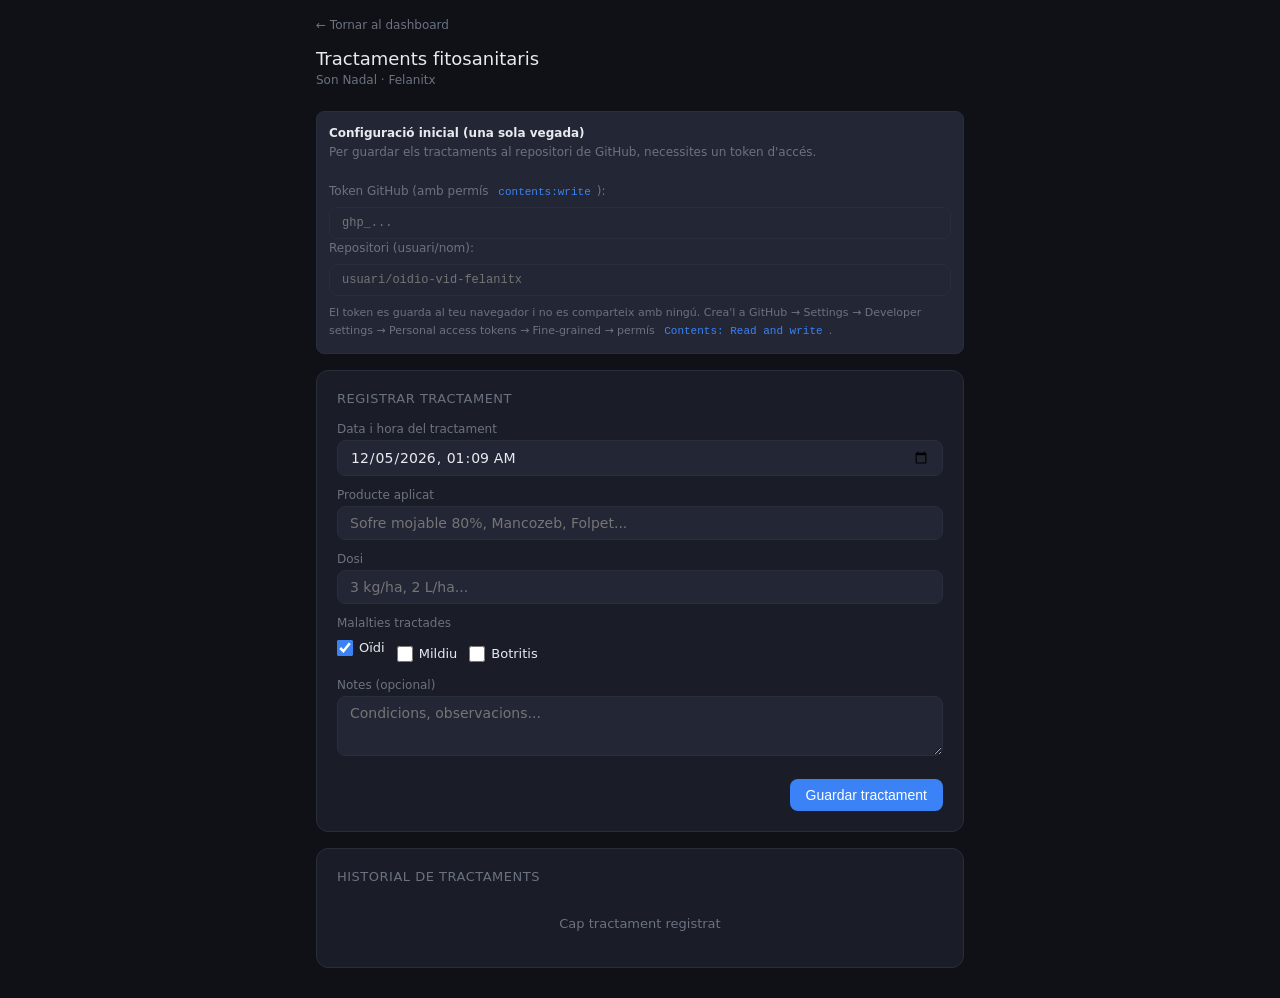
<file: docs/tractaments.html>
<!DOCTYPE html>
<html lang="ca">
<head>
  <meta charset="UTF-8">
  <meta name="viewport" content="width=device-width, initial-scale=1.0">
  <title>Tractaments · Son Nadal</title>
  <style>
    *{box-sizing:border-box;margin:0;padding:0}
    :root{
      --bg:#0f1117;--surface:#1a1d27;--surface2:#232635;
      --border:#2a2d3a;--text:#e8eaf0;--muted:#6b7280;
      --accent:#3b82f6;--green:#22c55e;--red:#ef4444;--amber:#f59e0b;
      --radius:8px;
    }
    body{background:var(--bg);color:var(--text);font-family:system-ui,sans-serif;
         font-size:14px;padding:16px;max-width:680px;margin:0 auto}
    h1{font-size:18px;font-weight:500;margin-bottom:4px}
    .sub{color:var(--muted);font-size:12px;margin-bottom:24px}
    .card{background:var(--surface);border:1px solid var(--border);
          border-radius:12px;padding:20px;margin-bottom:16px}
    .card-title{font-size:13px;font-weight:500;color:var(--muted);
                text-transform:uppercase;letter-spacing:.5px;margin-bottom:16px}
    label{display:block;font-size:12px;color:var(--muted);margin-bottom:4px;margin-top:12px}
    label:first-of-type{margin-top:0}
    input,select,textarea{
      width:100%;background:var(--surface2);border:1px solid var(--border);
      border-radius:var(--radius);color:var(--text);font-size:14px;
      padding:8px 12px;outline:none;font-family:inherit;
    }
    input:focus,select:focus,textarea:focus{border-color:var(--accent)}
    textarea{resize:vertical;min-height:60px}
    .checkbox-group{display:flex;gap:12px;margin-top:4px}
    .checkbox-label{display:flex;align-items:center;gap:6px;cursor:pointer;
                    font-size:13px;color:var(--text)}
    input[type=checkbox]{width:16px;height:16px;cursor:pointer;accent-color:var(--accent)}
    .btn{display:inline-flex;align-items:center;gap:6px;padding:8px 16px;
         border-radius:var(--radius);font-size:14px;font-weight:500;
         cursor:pointer;border:none;transition:opacity .15s}
    .btn-primary{background:var(--accent);color:#fff}
    .btn-primary:hover{opacity:.85}
    .btn-danger{background:transparent;border:1px solid var(--red);
                color:var(--red);padding:4px 10px;font-size:12px}
    .btn-danger:hover{background:rgba(239,68,68,.1)}
    .actions{display:flex;justify-content:flex-end;margin-top:20px}
    .tractament-item{display:grid;grid-template-columns:1fr auto;
                     gap:8px;align-items:start;padding:12px 0;
                     border-bottom:1px solid var(--border)}
    .tractament-item:last-child{border-bottom:none}
    .t-data{font-size:13px;font-weight:500}
    .t-producte{font-size:12px;color:var(--muted);margin-top:2px}
    .badges{display:flex;gap:4px;margin-top:6px;flex-wrap:wrap}
    .badge{font-size:11px;padding:2px 8px;border-radius:20px;font-weight:500}
    .badge-oidio{background:rgba(245,158,11,.15);color:var(--amber)}
    .badge-mildiu{background:rgba(59,130,246,.15);color:var(--accent)}
    .empty{color:var(--muted);font-size:13px;padding:16px 0;text-align:center}
    .toast{position:fixed;bottom:20px;left:50%;transform:translateX(-50%);
           background:#1a1d27;border:1px solid var(--border);border-radius:var(--radius);
           padding:10px 20px;font-size:13px;display:none;z-index:99}
    .toast.ok{border-color:var(--green);color:var(--green)}
    .toast.err{border-color:var(--red);color:var(--red)}
    .config-box{background:var(--surface2);border:1px solid var(--border);
                border-radius:var(--radius);padding:12px;margin-bottom:16px;
                font-size:12px;color:var(--muted);line-height:1.6}
    .config-box input{margin-top:6px;font-size:12px;font-family:monospace}
    code{background:var(--surface2);padding:2px 6px;border-radius:4px;
         font-family:monospace;font-size:11px;color:var(--accent)}
    @media(max-width:480px){.checkbox-group{flex-direction:column;gap:8px}}
  </style>
</head>
<body>

<a href="index.html" style="color:var(--muted);font-size:12px;
   text-decoration:none;display:inline-flex;align-items:center;gap:4px;margin-bottom:16px">
  ← Tornar al dashboard
</a>

<h1>Tractaments fitosanitaris</h1>
<div class="sub">Son Nadal · Felanitx</div>

<div class="config-box" id="config-section">
  <strong style="color:var(--text)">Configuració inicial (una sola vegada)</strong><br>
  Per guardar els tractaments al repositori de GitHub, necessites un token d'accés.
  <br><br>
  Token GitHub (amb permís <code>contents:write</code>):
  <input type="password" id="gh-token" placeholder="ghp_..." 
         oninput="localStorage.setItem('gh_token',this.value)">
  Repositori (usuari/nom):
  <input type="text" id="gh-repo" placeholder="usuari/oidio-vid-felanitx"
         oninput="localStorage.setItem('gh_repo',this.value)">
  <div style="margin-top:8px;font-size:11px">
    El token es guarda al teu navegador i no es comparteix amb ningú.
    Crea'l a GitHub → Settings → Developer settings → Personal access tokens → Fine-grained → 
    permís <code>Contents: Read and write</code>.
  </div>
</div>

<div class="card">
  <div class="card-title">Registrar tractament</div>

  <label>Data i hora del tractament</label>
  <input type="datetime-local" id="inp-data">

  <label>Producte aplicat</label>
  <input type="text" id="inp-producte" placeholder="Sofre mojable 80%, Mancozeb, Folpet...">

  <label>Dosi</label>
  <input type="text" id="inp-dosi" placeholder="3 kg/ha, 2 L/ha...">

  <label>Malalties tractades</label>
  <div class="checkbox-group">
    <label class="checkbox-label">
      <input type="checkbox" id="cb-oidio" checked> Oïdi
    </label>
    <label class="checkbox-label">
      <input type="checkbox" id="cb-mildiu"> Mildiu
    </label>
    <label class="checkbox-label">
      <input type="checkbox" id="cb-botritis"> Botritis
    </label>
  </div>

  <label>Notes (opcional)</label>
  <textarea id="inp-notes" placeholder="Condicions, observacions..."></textarea>

  <div class="actions">
    <button class="btn btn-primary" onclick="afegirTractament()">
      Guardar tractament
    </button>
  </div>
</div>

<div class="card">
  <div class="card-title">Historial de tractaments</div>
  <div id="llista-tractaments"><div class="empty">Carregant...</div></div>
</div>

<div class="toast" id="toast"></div>

<script>
const FITXER = "tractaments.json";

// Restaura configuració guardada
document.getElementById('gh-token').value = localStorage.getItem('gh_token') || '';
document.getElementById('gh-repo').value  = localStorage.getItem('gh_repo')  || '';

// Data per defecte: ara
const ara = new Date();
ara.setMinutes(ara.getMinutes() - ara.getTimezoneOffset());
document.getElementById('inp-data').value = ara.toISOString().slice(0,16);

function token() { return localStorage.getItem('gh_token') || ''; }
function repo()  { return localStorage.getItem('gh_repo')  || ''; }

function toast(msg, ok=true) {
  const el = document.getElementById('toast');
  el.textContent = msg;
  el.className = 'toast ' + (ok ? 'ok' : 'err');
  el.style.display = 'block';
  setTimeout(() => el.style.display = 'none', 3000);
}

async function llegirFitxer() {
  if (!token() || !repo()) return { tractaments: [] };
  try {
    const r = await fetch(
      `https://api.github.com/repos/${repo()}/contents/${FITXER}`,
      { headers: { Authorization: `Bearer ${token()}`, Accept: 'application/vnd.github+json' } }
    );
    if (r.status === 404) return { tractaments: [] };
    const data = await r.json();
    const contingut = JSON.parse(atob(data.content.replace(/\n/g,'')));
    contingut._sha = data.sha;
    return contingut;
  } catch(e) {
    toast('Error llegint tractaments.json: ' + e.message, false);
    return { tractaments: [] };
  }
}

async function guardarFitxer(dades) {
  if (!token() || !repo()) {
    toast('Configura el token i el repositori primer', false);
    return false;
  }
  const sha = dades._sha;
  delete dades._sha;
  dades._instruccions = "Afegeix un registre per cada tractament. El model reinicia els comptadors a partir d'aquella data.";

  const cos = {
    message: `tractament: ${new Date().toISOString().slice(0,10)}`,
    content: btoa(unescape(encodeURIComponent(JSON.stringify(dades, null, 2)))),
  };
  if (sha) cos.sha = sha;

  try {
    const r = await fetch(
      `https://api.github.com/repos/${repo()}/contents/${FITXER}`,
      {
        method: 'PUT',
        headers: {
          Authorization: `Bearer ${token()}`,
          Accept: 'application/vnd.github+json',
          'Content-Type': 'application/json',
        },
        body: JSON.stringify(cos),
      }
    );
    return r.ok;
  } catch(e) {
    toast('Error guardant: ' + e.message, false);
    return false;
  }
}

async function afegirTractament() {
  const data     = document.getElementById('inp-data').value;
  const producte = document.getElementById('inp-producte').value.trim();
  const dosi     = document.getElementById('inp-dosi').value.trim();
  const notes    = document.getElementById('inp-notes').value.trim();

  if (!data || !producte) {
    toast('La data i el producte són obligatoris', false);
    return;
  }

  const malalties = [];
  if (document.getElementById('cb-oidio').checked)   malalties.push('oidio');
  if (document.getElementById('cb-mildiu').checked)  malalties.push('mildiu');
  if (document.getElementById('cb-botritis').checked) malalties.push('botritis');

  const nou = { data, producte, malalties, dosi, notes };
  const dades = await llegirFitxer();
  dades.tractaments = dades.tractaments || [];
  dades.tractaments.push(nou);
  dades.tractaments.sort((a,b) => a.data.localeCompare(b.data));

  const ok = await guardarFitxer(dades);
  if (ok) {
    toast('Tractament guardat! El model s\'actualitzarà demà al matí.');
    document.getElementById('inp-producte').value = '';
    document.getElementById('inp-dosi').value = '';
    document.getElementById('inp-notes').value = '';
    renderLlista(dades.tractaments);
  } else {
    toast('No s\'ha pogut guardar. Comprova el token i el repositori.', false);
  }
}

async function eliminarTractament(idx) {
  if (!confirm('Eliminar aquest tractament?')) return;
  const dades = await llegirFitxer();
  dades.tractaments.splice(idx, 1);
  const ok = await guardarFitxer(dades);
  if (ok) {
    toast('Tractament eliminat');
    renderLlista(dades.tractaments);
  }
}

function renderLlista(tractaments) {
  const el = document.getElementById('llista-tractaments');
  if (!tractaments || tractaments.length === 0) {
    el.innerHTML = '<div class="empty">Cap tractament registrat</div>';
    return;
  }
  el.innerHTML = [...tractaments].reverse().map((t, i) => {
    const idxReal = tractaments.length - 1 - i;
    const data = new Date(t.data).toLocaleDateString('ca-ES', 
      {day:'2-digit',month:'2-digit',year:'numeric',hour:'2-digit',minute:'2-digit'});
    const badges = (t.malalties || []).map(m =>
      `<span class="badge badge-${m}">${m}</span>`
    ).join('');
    return `
      <div class="tractament-item">
        <div>
          <div class="t-data">${data} — ${t.producte}</div>
          <div class="t-producte">${t.dosi || ''}${t.notes ? ' · '+t.notes : ''}</div>
          <div class="badges">${badges}</div>
        </div>
        <button class="btn btn-danger" onclick="eliminarTractament(${idxReal})">
          Eliminar
        </button>
      </div>`;
  }).join('');
}

// Carrega la llista en obrir la pàgina
(async () => {
  const dades = await llegirFitxer();
  renderLlista(dades.tractaments);
  if (token() && repo()) {
    document.getElementById('config-section').style.display = 'none';
  }
})();
</script>
</body>
</html>
</file>
